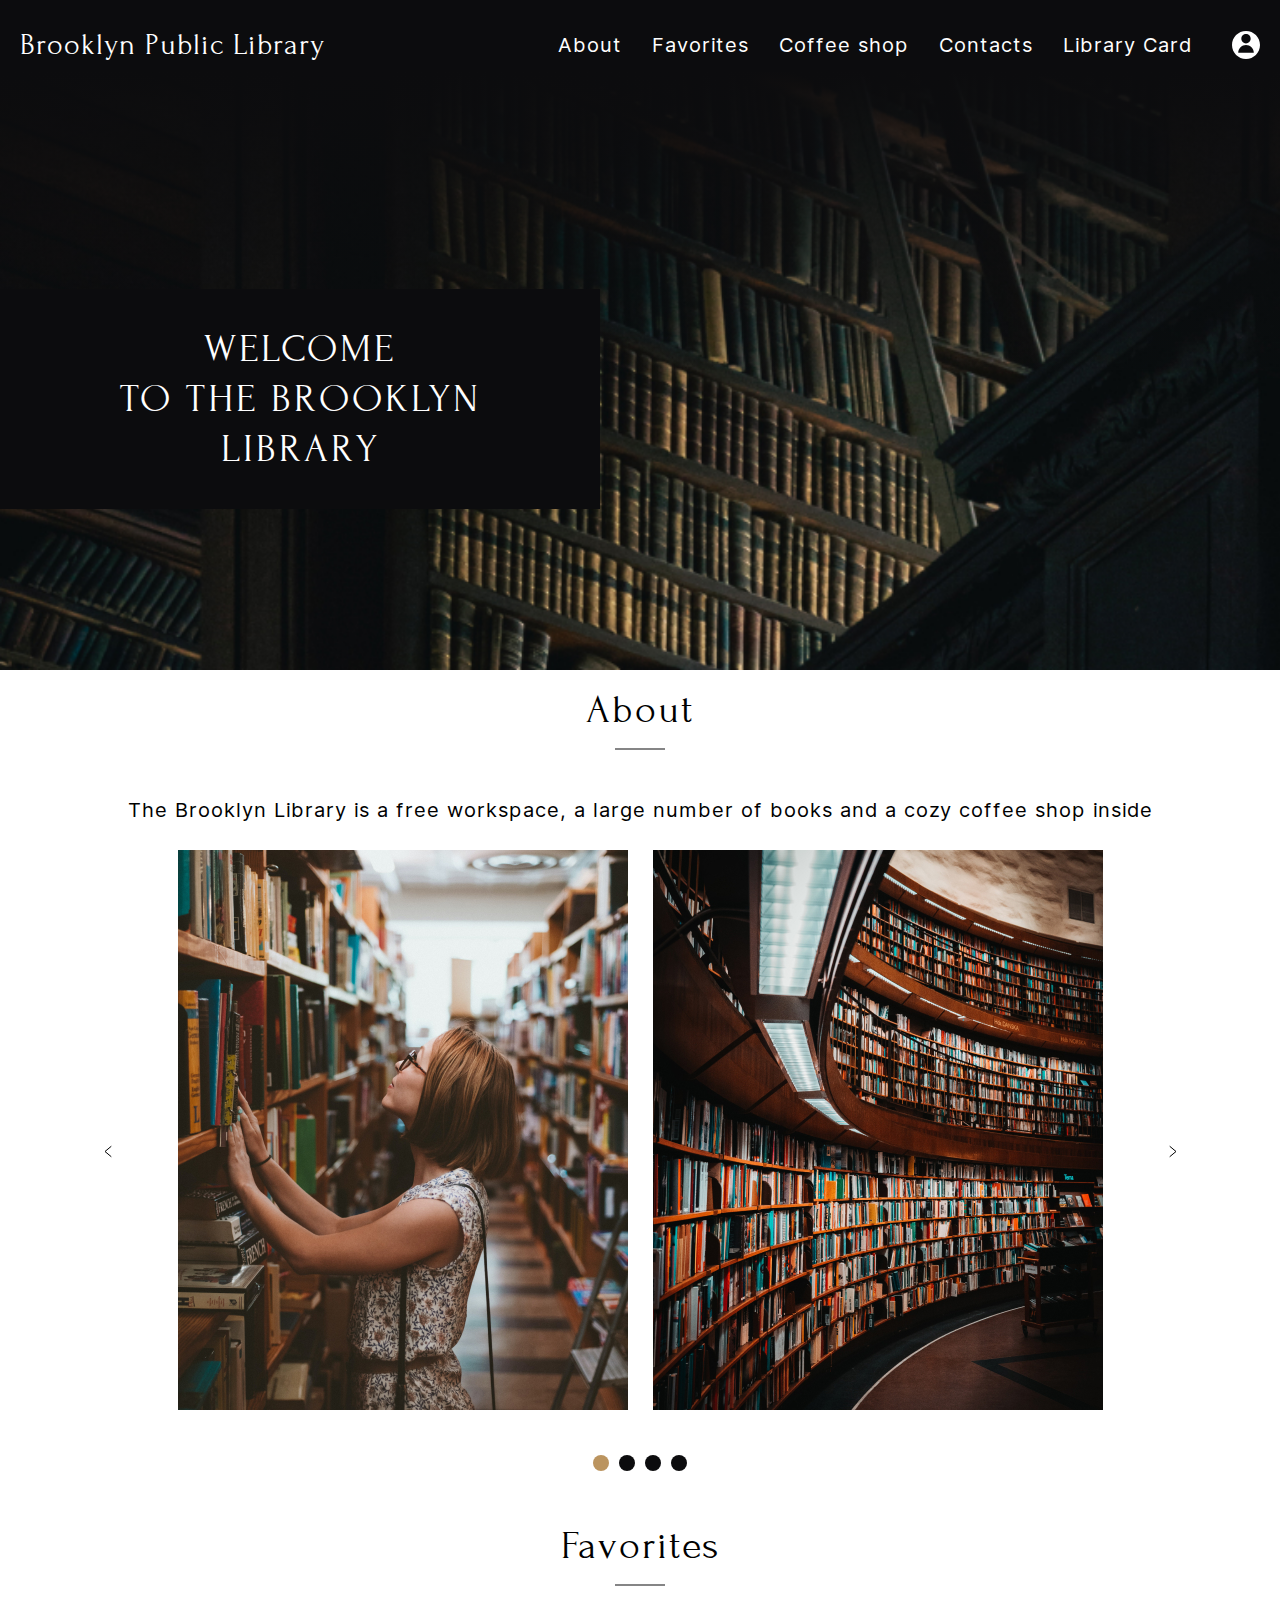
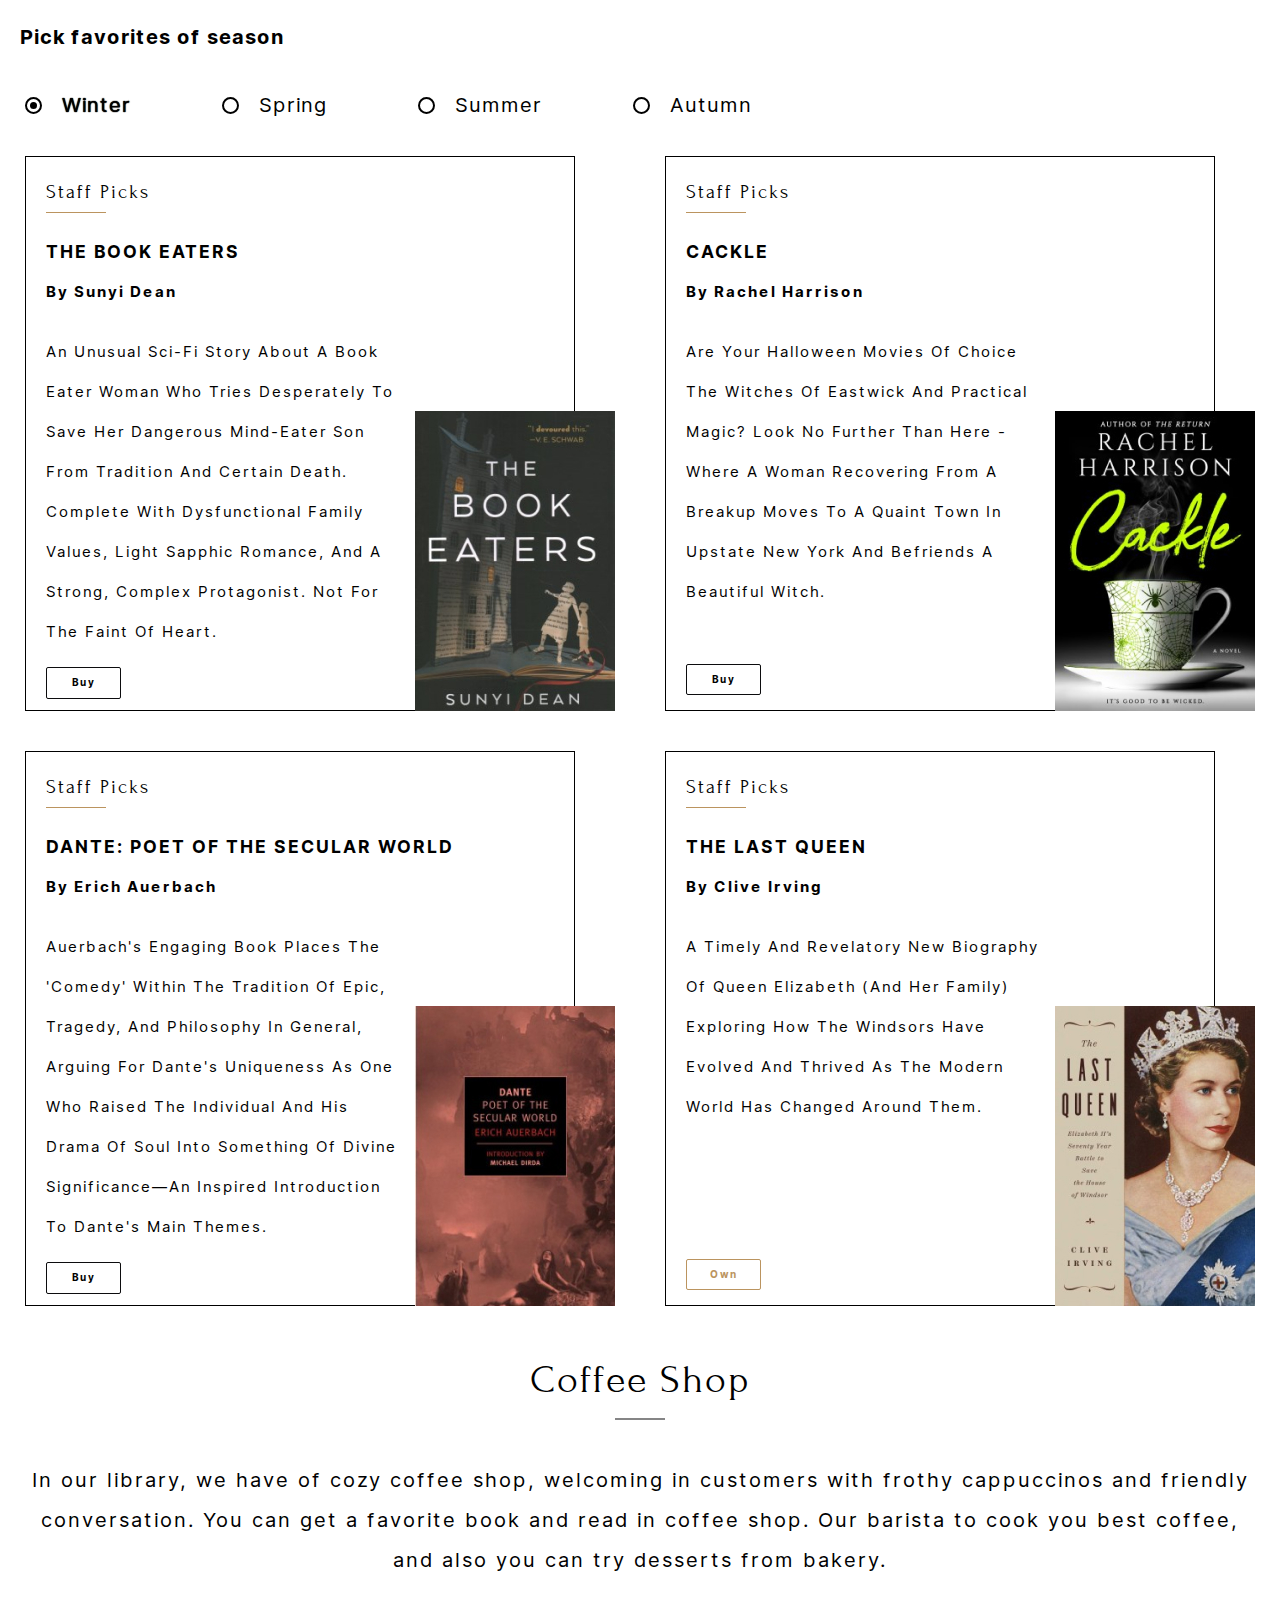
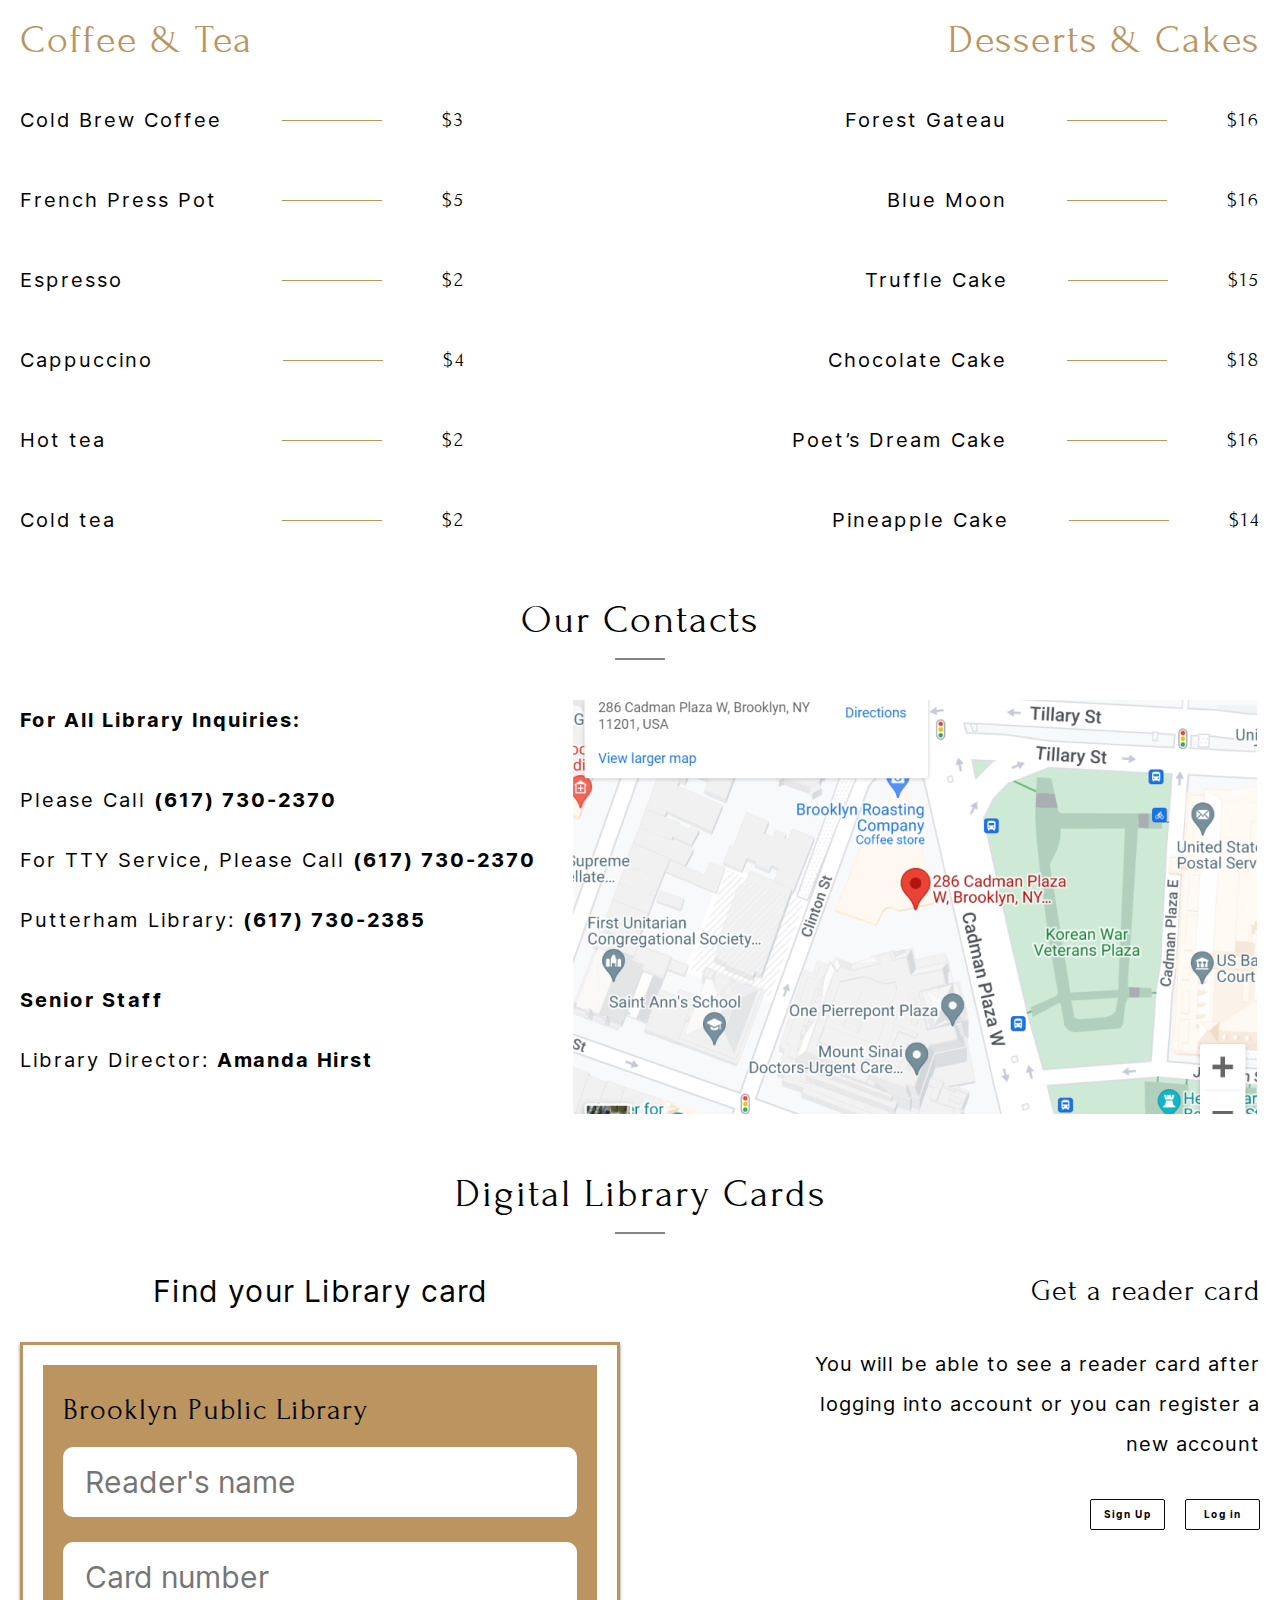
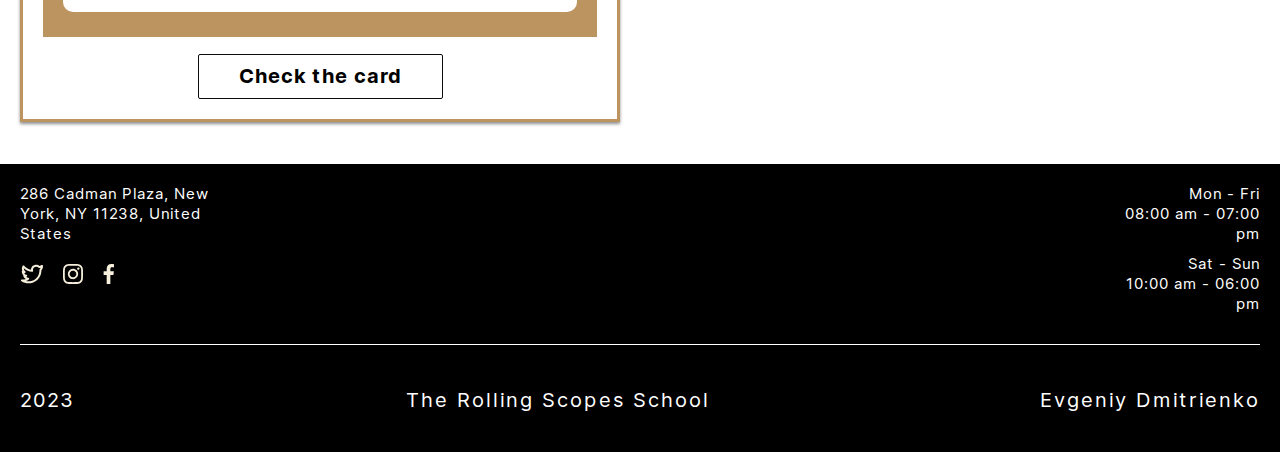
<file: index.html>
<!DOCTYPE html>
<html lang="en">

<head>
  <meta charset="UTF-8">
  <meta name="viewport" content="width=device-width, initial-scale=1.0">
  <link rel="icon" href="./favicon.ico">
  <link rel="stylesheet" href="./css/normalize.css">
  <link rel="stylesheet" href="./css/style.css">
  <link rel="stylesheet" href="./css/media.css">
  <title>Brooklyn Public Library</title>
</head>

<body class="">
  <div class="wrapper">
    <header class="header lock-padding">
      <div class=" container header-container flex">
        <h1 class="site-name">Brooklyn Public Library</h1>
        <nav class="nav">
          <ul class="menu flex">
            <li class="menu__item"><a class="menu__item-link" href="#about">About</a></li>
            <li class="menu__item"><a class="menu__item-link" href="#favorites">Favorites</a></li>
            <li class="menu__item"><a class="menu__item-link" href="#shop">Coffee shop</a></li>
            <li class="menu__item"><a class="menu__item-link" href="#contacts">Contacts</a></li>
            <li class="menu__item"><a class="menu__item-link" href="#card">Library Card</a></li>
          </ul>
        </nav>
        <a href="#" class="profile-link">
          <svg class="profile-svg" width="28" height="28" viewBox="0 0 28 28" fill="none"
            xmlns="http://www.w3.org/2000/svg">
            <path fill-rule="evenodd" clip-rule="evenodd"
              d="M28 14C28 21.732 21.732 28 14 28C6.26801 28 0 21.732 0 14C0 6.26801 6.26801 0 14 0C21.732 0 28 6.26801 28 14ZM18.6667 7.77778C18.6667 10.3551 16.5774 12.4444 14.0001 12.4444C11.4227 12.4444 9.33339 10.3551 9.33339 7.77778C9.33339 5.20045 11.4227 3.11111 14.0001 3.11111C16.5774 3.11111 18.6667 5.20045 18.6667 7.77778ZM19.4998 16.2781C20.9584 17.7367 21.7778 19.715 21.7778 21.7778H14L6.22225 21.7778C6.22225 19.715 7.0417 17.7367 8.50031 16.2781C9.95893 14.8194 11.9372 14 14 14C16.0628 14 18.0411 14.8194 19.4998 16.2781Z"
              fill="white" />
          </svg>
        </a>
        <div class="drop-menu drop-menu__no-auth">
          <h5 class="drop-menu__title">Profile</h5>
          <a href="#popup-login" class="drop-menu_link login-btn popup-link">Log In</a>
          <a href="#popup-register" class="drop-menu_link register-btn popup-link">Register</a>
        </div>
        <div class="drop-menu drop-menu__with-auth">
          <h5 class="drop-menu__title">Profile</h5>
          <a href="#" class="drop-menu_link popup-link">My profile</a>
          <a href="#" class="drop-menu_link">Log Out</a>
        </div>
        <div class="header__burger">
          <span class="header__burger-menu"></span>
        </div>
      </div>
    </header>
    <main class="main">
      <section class="welcome flex">
        <div class="welcome__bg">
          <h2 class="welcome__title">Welcome to&nbsp;the&nbsp;Brooklyn Library</h2>
        </div>
      </section>
      <section class="about container" id="about">
        <h2 class="title">About</h2>
        <p class="about__desc">The Brooklyn Library is a free workspace, a large number of books and a cozy coffee shop
          inside </p>
        <div class="slider flex">
          <div class="slider__carret-left">
            <svg width="24" height="25" viewBox="0 0 24 25" fill="none" xmlns="http://www.w3.org/2000/svg">
              <path d="M15 7.5L9 12.5L15 17.5" stroke="black" stroke-linecap="round" stroke-linejoin="round" />
            </svg>
          </div>
          <div class="slider__center-block">
            <div class="slider__items flex">
              <img class="slider__img slide1" src="./img/slider/slide1.jpg" alt="slide1">
              <img class="slider__img slide2" src="./img/slider/slide2.jpg" alt="slide2">
              <img class="slider__img slide3" src="./img/slider/slide3.jpg" alt="slide3">
            </div>
            <div class="slider__button-list flex">
              <div class="slider__button dot1">
                <div class="slider__button-dot active"></div>
              </div>
              <div class="slider__button dot2">
                <div class="slider__button-dot"></div>
              </div>
              <div class="slider__button dot3">
                <div class="slider__button-dot"></div>
              </div>
              <div class="slider__button dot4">
                <div class="slider__button-dot"></div>
              </div>
              <div class="slider__button dot5">
                <div class="slider__button-dot"></div>
              </div>
            </div>
          </div>
          <div class="slider__carret-right">
            <svg width="24" height="25" viewBox="0 0 24 25" fill="none" xmlns="http://www.w3.org/2000/svg">
              <path d="M9 17.5L15 12.5L9 7.5" stroke="black" stroke-linecap="round" stroke-linejoin="round" />
            </svg>
          </div>
        </div>
      </section>
      <section class="favorites container" id="favorites">
        <h2 class="title">Favorites</h2>
        <p class="favorite__text">Pick favorites of season</p>
        <div class="favorite__seasons flex">
          <label class="favorite__input-container flex">
            <input class="favorite__input" type="radio" id="winter" name="season" checked>
            <span class="favorite__custom-input flex"></span>
            <span class="favorite__input-label flex">Winter</span>
          </label>
          <label class="favorite__input-container flex">
            <input class="favorite__input" type="radio" id="spring" name="season">
            <span class="favorite__custom-input flex"></span>
            <span class="favorite__input-label">Spring</span>
          </label>
          <label class="favorite__input-container flex">
            <input class="favorite__input" type="radio" id="summer" name="season">
            <span class="favorite__custom-input flex"></span>
            <span class="favorite__input-label">Summer</span>
          </label>
          <label class="favorite__input-container flex">
            <input class="favorite__input" type="radio" id="autumn" name="season">
            <span class="favorite__custom-input flex"></span>
            <span class="favorite__input-label">Autumn</span>
          </label>
        </div>
        <div class="season-articles winter flex">
          <article class="article flex">
            <div class="article__container flex">
              <span class="article__staff-picks">Staff Picks</span>
              <h3 class="article__book-title">The Book Eaters</h3>
              <span class="article__book-author">By Sunyi Dean</span>
              <p class="article__book-text">An unusual sci-fi story about a book eater woman who tries desperately to
                save
                her dangerous mind-eater son from tradition and certain death. Complete with dysfunctional family
                values,
                light Sapphic romance, and a strong, complex protagonist. Not for the faint of heart. </p>
              <button class="article__buy btn">Buy</button>
            </div>
            <div class="article__book-container"><img class="article__book-cover" src="./img/books/book1.jpg"
                alt="Book"></div>
          </article>
          <article class="article flex">
            <div class="article__container flex">
              <span class="article__staff-picks">Staff Picks</span>
              <h3 class="article__book-title">Cackle</h3>
              <span class="article__book-author">By Rachel Harrison</span>
              <p class="article__book-text">Are your Halloween movies of choice The Witches of Eastwick and Practical
                Magic? Look no further than here - where a woman recovering from a breakup moves to a quaint town in
                upstate New York and befriends a beautiful witch.</p>
              <button class="article__buy btn">Buy</button>
            </div>
            <div class="article__book-container"><img class="article__book-cover" src="./img/books/book2.jpg"
                alt="Book"></div>
          </article>
          <article class="article flex">
            <div class="article__container flex">
              <span class="article__staff-picks">Staff Picks</span>
              <h3 class="article__book-title">Dante: Poet of the Secular World</h3>
              <span class="article__book-author">By Erich Auerbach</span>
              <p class="article__book-text">Auerbach's engaging book places the 'Comedy' within the tradition of epic,
                tragedy, and philosophy in general, arguing for Dante's uniqueness as one who raised the individual and
                his drama of soul into something of divine significance—an inspired introduction to Dante's main themes.
              </p>
              <button class="article__buy btn">Buy</button>
            </div>
            <div class="article__book-container"><img class="article__book-cover" src="./img/books/book3.jpg"
                alt="Book"></div>
          </article>
          <article class="article flex">
            <div class="article__container flex">
              <span class="article__staff-picks">Staff Picks</span>
              <h3 class="article__book-title">The Last Queen</h3>
              <span class="article__book-author">By Clive Irving</span>
              <p class="article__book-text">A timely and revelatory new biography of Queen Elizabeth (and her family)
                exploring how the Windsors have evolved and thrived as the modern world has changed around them.</p>
              <button class="article__own btn" disabled>Own</button>
            </div>
            <div class="article__book-container"><img class="article__book-cover" src="./img/books/book4.jpg"
                alt="Book"></div>
          </article>
        </div>
        <div class="season-articles spring flex">
          <article class="article flex">
            <div class="article__container flex">
              <span class="article__staff-picks">Staff Picks</span>
              <h3 class="article__book-title">The Body</h3>
              <span class="article__book-author">By Stephen King</span>
              <p class="article__book-text">Powerful novel that takes you back to a nostalgic time, exploring both the
                beauty and danger and loss of innocence that is youth.</p>
              <button class="article__buy btn">Buy</button>
            </div>
            <div class="article__book-container"><img class="article__book-cover" src="./img/books/book5.jpg"
                alt="Book"></div>
          </article>
          <article class="article flex">
            <div class="article__container flex">
              <span class="article__staff-picks">Staff Picks</span>
              <h3 class="article__book-title">Carry: A Memoir of Survival on Stolen Land</h3>
              <span class="article__book-author">By Toni Jenson</span>
              <p class="article__book-text">This memoir about the author's relationship with gun violence feels both
                expansive and intimate, resulting in a lyrical indictment of the way things are.</p>
              <button class="article__buy btn">Buy</button>
            </div>
            <div class="article__book-container"><img class="article__book-cover" src="./img/books/book6.jpg"
                alt="Book"></div>
          </article>
          <article class="article flex">
            <div class="article__container flex">
              <span class="article__staff-picks">Staff Picks</span>
              <h3 class="article__book-title">Days of Distraction</h3>
              <span class="article__book-author">By Alexandra Chang</span>
              <p class="article__book-text">A sardonic view of Silicon Valley culture, a meditation on race, and a
                journal of displacement and belonging, all in one form-defying package of spare prose.</p>
              <button class="article__buy btn">Buy</button>
            </div>
            <div class="article__book-container"><img class="article__book-cover" src="./img/books/book7.jpg"
                alt="Book"></div>
          </article>
          <article class="article flex">
            <div class="article__container flex">
              <span class="article__staff-picks">Staff Picks</span>
              <h3 class="article__book-title">Dominicana</h3>
              <span class="article__book-author">By Angie Cruz</span>
              <p class="article__book-text">A fascinating story of a teenage girl who marries a man twice her age with
                the promise to bring her to America. Her marriage is an opportunity for her family to eventually
                immigrate. For fans of Isabel Allende and Julia Alvarez.</p>
              <button class="article__own btn">Own</button>
            </div>
            <div class="article__book-container"><img class="article__book-cover" src="./img/books/book8.jpg"
                alt="Book"></div>
          </article>
        </div>
        <div class="season-articles summer flex">
          <article class="article flex">
            <div class="article__container flex">
              <span class="article__staff-picks">Staff Picks</span>
              <h3 class="article__book-title">Crude: A Memoir</h3>
              <span class="article__book-author">By Pablo Fajardo &amp; ​​Sophie Tardy-Joubert</span>
              <p class="article__book-text">Drawing and color by Damien Roudeau | This book illustrates the struggles of
                a group of indigenous Ecuadoreans as they try to sue the ChevronTexaco company for damage their oil
                fields did to the Amazon and her people</p>
              <button class="article__buy btn">Buy</button>
            </div>
            <div class="article__book-container"><img class="article__book-cover" src="./img/books/book9.jpg"
                alt="Book"></div>
          </article>
          <article class="article flex">
            <div class="article__container flex">
              <span class="article__staff-picks">Staff Picks</span>
              <h3 class="article__book-title">Let My People Go Surfing</h3>
              <span class="article__book-author">By Yvon Chouinard</span>
              <p class="article__book-text">Chouinard—climber, businessman, environmentalist—shares tales of courage and
                persistence from his experience of founding and leading Patagonia, Inc. Full title: Let My People Go
                Surfing: The Education of a Reluctant Businessman, Including 10 More Years of Business Unusual.</p>
              <button class="article__buy btn">Buy</button>
            </div>
            <div class="article__book-container"><img class="article__book-cover" src="./img/books/book10.jpg"
                alt="Book"></div>
          </article>
          <article class="article flex">
            <div class="article__container flex">
              <span class="article__staff-picks">Staff Picks</span>
              <h3 class="article__book-title">The Octopus Museum: Poems</h3>
              <span class="article__book-author">By Brenda Shaughnessy</span>
              <p class="article__book-text">This collection of bold and scathingly beautiful feminist poems imagines
                what comes after our current age of environmental destruction, racism, sexism, and divisive politics.
              </p>
              <button class="article__buy btn">Buy</button>
            </div>
            <div class="article__book-container"><img class="article__book-cover" src="./img/books/book11.jpg"
                alt="Book"></div>
          </article>
          <article class="article flex">
            <div class="article__container flex">
              <span class="article__staff-picks">Staff Picks</span>
              <h3 class="article__book-title">Shark Dialogues: A Novel</h3>
              <span class="article__book-author">By Kiana Davenport</span>
              <p class="article__book-text">An epic saga of seven generations of one family encompasses the tumultuous
                history of Hawaii as a Hawaiian woman gathers her four granddaughters together in an erotic tale of
                villains and dreamers, queens and revolutionaries, lepers and healers.</p>
              <button class="article__buy btn">Buy</button>
            </div>
            <div class="article__book-container"><img class="article__book-cover" src="./img/books/book12.jpg"
                alt="Book"></div>
          </article>
        </div>
        <div class="season-articles autumn flex">
          <article class="article flex">
            <div class="article__container flex">
              <span class="article__staff-picks">Staff Picks</span>
              <h3 class="article__book-title">Casual Conversation</h3>
              <span class="article__book-author">By Renia White</span>
              <p class="article__book-text">White's impressive debut collection takes readers through and beyond the
                concepts of conversation and the casual - both what we say to each other and what we don't, examining
                the possibilities around how we construct and communicate identity. </p>
              <button class="article__buy btn">Buy</button>
            </div>
            <div class="article__book-container"><img class="article__book-cover" src="./img/books/book13.jpg"
                alt="Book"></div>
          </article>
          <article class="article flex">
            <div class="article__container flex">
              <span class="article__staff-picks">Staff Picks</span>
              <h3 class="article__book-title">The Great Fire</h3>
              <span class="article__book-author">By Lou Ureneck</span>
              <p class="article__book-text">The harrowing story of an ordinary American and a principled Naval officer
                who, horrified by the burning of Smyrna, led an extraordinary rescue effort that saved a quarter of a
                million refugees from the Armenian Genocide</p>
              <button class="article__buy btn">Buy</button>
            </div>
            <div class="article__book-container"><img class="article__book-cover" src="./img/books/book14.jpg"
                alt="Book"></div>
          </article>
          <article class="article flex">
            <div class="article__container flex">
              <span class="article__staff-picks">Staff Picks</span>
              <h3 class="article__book-title">Rickey: The Life and Legend</h3>
              <span class="article__book-author">By Howard Bryant</span>
              <p class="article__book-text">With the fall rolling around, one can't help but think of baseball's
                postseason coming up! And what better way to prepare for it than reading the biography of one of the
                game's all-time greatest performers, the Man of Steal, Rickey Henderson?</p>
              <button class="article__buy btn">Buy</button>
            </div>
            <div class="article__book-container"><img class="article__book-cover" src="./img/books/book15.jpg"
                alt="Book"></div>
          </article>
          <article class="article flex">
            <div class="article__container flex">
              <span class="article__staff-picks">Staff Picks</span>
              <h3 class="article__book-title">Slug: And Other Stories</h3>
              <span class="article__book-author">By Megan Milks</span>
              <p class="article__book-text">Exes Tegan and Sara find themselves chained together by hairballs of
                codependency. A father and child experience the shared trauma of giving birth to gods from their wounds.
              </p>
              <button class="article__buy btn">Buy</button>
            </div>
            <div class="article__book-container"><img class="article__book-cover" src="./img/books/book16.jpg"
                alt="Book"></div>
          </article>
        </div>
      </section>
      <section class="coffe-shop container" id="shop">
        <h2 class="title">Coffee shop</h2>
        <p class="coffe-shop__intro">
          In our library, we have of cozy coffee shop, welcoming in customers with frothy cappuccinos and friendly
          conversation.
          You can get a favorite book and read in coffee shop. Our barista to cook you best coffee, and also you can try
          desserts from bakery.
        </p>
        <div class="price flex">
          <div class="price__drinks">
            <div class="price__title">Coffee &amp; Tea</div>
            <div class="price__list list-drinks flex">
              <div class="price__list-item list-drinks flex">
                <span class="list-item__name">Cold Brew Coffee</span>
                <span class="list-item__line"></span>
                <span class="list-item__price">$3</span>
              </div>
              <div class="price__list-item list-drinks flex">
                <span class="list-item__name">French Press Pot</span>
                <span class="list-item__line"></span>
                <span class="list-item__price">$5</span>
              </div>
              <div class="price__list-item list-drinks flex">
                <span class="list-item__name">Espresso</span>
                <span class="list-item__line"></span>
                <span class="list-item__price">$2</span>
              </div>
              <div class="price__list-item list-drinks flex">
                <span class="list-item__name">Cappuccino</span>
                <span class="list-item__line"></span>
                <span class="list-item__price">$4</span>
              </div>
              <div class="price__list-item list-drinks flex">
                <span class="list-item__name">Hot tea</span>
                <span class="list-item__line"></span>
                <span class="list-item__price">$2</span>
              </div>
              <div class="price__list-item list-drinks flex">
                <span class="list-item__name">Cold tea</span>
                <span class="list-item__line"></span>
                <span class="list-item__price">$2</span>
              </div>
            </div>
          </div>
          <div class="price__eat">
            <div class="price__title">Desserts &amp; Cakes</div>
            <div class="price__list flex">
              <div class="price__list-item list-eat flex">
                <span class="list-item__name">Forest Gateau</span>
                <span class="list-item__line"></span>
                <span class="list-item__price">$16</span>
              </div>
              <div class="price__list-item list-eat flex">
                <span class="list-item__name">Blue Moon</span>
                <span class="list-item__line"></span>
                <span class="list-item__price">$16</span>
              </div>
              <div class="price__list-item list-eat flex">
                <span class="list-item__name">Truffle Cake</span>
                <span class="list-item__line"></span>
                <span class="list-item__price">$15</span>
              </div>
              <div class="price__list-item list-eat flex">
                <span class="list-item__name">Chocolate Cake</span>
                <span class="list-item__line"></span>
                <span class="list-item__price">$18</span>
              </div>
              <div class="price__list-item list-eat flex">
                <span class="list-item__name">Poet’s Dream Cake</span>
                <span class="list-item__line"></span>
                <span class="list-item__price">$16</span>
              </div>
              <div class="price__list-item list-eat flex">
                <span class="list-item__name">Pineapple Cake</span>
                <span class="list-item__line"></span>
                <span class="list-item__price">$14</span>
              </div>
            </div>
          </div>
        </div>
      </section>
      <section class="contacts container" id="contacts">
        <h2 class="title">Our Contacts</h2>
        <div class="contacts__container flex">
          <div class="contacts__info flex">
            <span class="contacts__inquiries-title">For all Library inquiries:</span>
            <span class="contacts__inquiries-tel">Please call <a class="contacts__link" href="tel:+26177302370">(617)
                730-2370</a></span>
            <span class="contacts__inquiries-tel">For TTY service, please call <a class="contacts__link"
                href="tel:+26177302370">(617)
                730-2370</a></span>
            <span class="contacts__inquiries-tel">Putterham Library: <a class="contacts__link"
                href="tel:+26177302385">(617)
                730-2385</a></span>
            <span class="contacts__staff-title">Senior Staff</span>
            <span class="contacts__staff-director">Library Director: <a class="contacts__link"
                href="mailto:AmandaHirst@gmail.com">Amanda
                Hirst</a></span>
          </div>
          <img class="contacts__map" src="./img/map.jpg" alt="Map">
        </div>
      </section>
      <section class="library-card container" id="card">
        <h2 class="title">Digital Library Cards</h2>
        <div class="library-card__container flex">
          <div class="library-card__find">
            <span class="library-card__find-title">Find your Library card</span>
            <form class="find-form" method="post">
              <div class="find-form__bg flex">
                <span class="find-form__title">Brooklyn Public Library</span>
                <input class="find-form__input" id="name" type="text" placeholder="Reader's name">
                <input class="find-form__input" id="number" type="text" placeholder="Card number">
              </div>
              <button class="find-form__check-button btn">Check the card</button>
            </form>
          </div>
          <div class="library-card__get">
            <span class="library-card__get-title">Get a reader card</span>
            <p class="library-card__get-text">You will be able to see a reader card after logging into account or you
              can
              register a new account</p>
            <div class="get-button__container flex">
              <button class="btn sign-btn">Sign Up</button>
              <button class="btn login-btn2">Log in</button>
            </div>
          </div>
        </div>
      </section>
    </main>
    <footer class="footer container">
      <div class="footer__top flex">
        <div class="footer__top-left">
          <a class="footer__adress" href="https://goo.gl/maps/wGqUqUYGN9AZCiu66" target="_blank">286 Cadman Plaza, New
            York, NY 11238,
            United States</a>
          <ul class="footer__social flex">
            <li class="footer__social-item">
              <a class="footer__social-link" href="https://twitter.com" target="_blank">
                <svg width="23" height="20" viewBox="0 0 23 20" fill="none" xmlns="http://www.w3.org/2000/svg">
                  <path
                    d="M22.9912 1.95021C22.9913 1.77357 22.9447 1.60007 22.8559 1.44735C22.7671 1.29464 22.6395 1.16817 22.486 1.08084C22.3324 0.993502 22.1585 0.948416 21.9819 0.95017C21.8053 0.951925 21.6323 1.00046 21.4805 1.09083C20.8952 1.43921 20.265 1.70601 19.6075 1.88383C18.6685 1.07806 17.4708 0.637129 16.2335 0.641636C14.8761 0.643198 13.5724 1.17223 12.5977 2.11702C11.623 3.06181 11.0537 4.3484 11.0099 5.70512C8.33384 5.27838 5.90849 3.88164 4.19631 1.78126C4.09315 1.65609 3.9614 1.55757 3.81217 1.494C3.66295 1.43043 3.50062 1.40368 3.33889 1.41601C3.17725 1.42932 3.02128 1.4818 2.88448 1.56892C2.74768 1.65603 2.63416 1.77516 2.55373 1.91601C2.14126 2.63582 1.90436 3.44276 1.86228 4.27131C1.8202 5.09986 1.97412 5.92666 2.31154 6.68456L2.30959 6.68651C2.15794 6.77991 2.03278 6.91066 1.94609 7.06625C1.85941 7.22185 1.81409 7.39708 1.81447 7.57519C1.81263 7.72211 1.82145 7.86898 1.84084 8.01464C1.94298 9.2729 2.50062 10.4507 3.4092 11.3271C3.34756 11.4446 3.30994 11.5731 3.29854 11.7052C3.28714 11.8373 3.30218 11.9704 3.34279 12.0967C3.7389 13.3308 4.58129 14.3727 5.7051 15.0185C4.56334 15.46 3.33052 15.614 2.11525 15.4668C1.89032 15.4386 1.66248 15.4876 1.4691 15.6059C1.27572 15.7242 1.12828 15.9047 1.05097 16.1178C0.973654 16.3309 0.97106 16.5639 1.04361 16.7787C1.11616 16.9935 1.25955 17.1772 1.45025 17.2998C3.54034 18.646 5.97393 19.3617 8.46002 19.3613C11.2793 19.393 14.03 18.4921 16.2843 16.7988C18.5385 15.1054 20.17 12.7145 20.9248 9.99801C21.2779 8.81464 21.4582 7.58648 21.46 6.35157C21.46 6.28614 21.46 6.21876 21.459 6.15138C21.9811 5.58831 22.3856 4.92668 22.6487 4.20527C22.9118 3.48387 23.0283 2.7172 22.9912 1.95021ZM19.6846 5.16212C19.5194 5.35746 19.4358 5.60891 19.4512 5.86427C19.461 6.02927 19.46 6.19527 19.46 6.35157C19.4579 7.39511 19.305 8.43287 19.0059 9.43263C18.3894 11.744 17.015 13.7817 15.103 15.2192C13.1909 16.6568 10.8517 17.4111 8.46002 17.3613C7.6009 17.3616 6.74474 17.2606 5.90924 17.0606C6.97465 16.7172 7.97083 16.1879 8.85162 15.4971C9.01385 15.3693 9.13257 15.1945 9.19151 14.9967C9.25044 14.7988 9.2467 14.5875 9.18079 14.3918C9.11489 14.1961 8.99005 14.0257 8.8234 13.9038C8.65675 13.7819 8.45647 13.7145 8.25002 13.7109C7.41885 13.698 6.62515 13.363 6.03615 12.7764C6.18557 12.7481 6.33401 12.7129 6.48147 12.6709C6.69748 12.6094 6.88651 12.477 7.01813 12.295C7.14975 12.1131 7.21629 11.8921 7.20704 11.6677C7.1978 11.4433 7.1133 11.2285 6.96715 11.058C6.82101 10.8874 6.62173 10.7711 6.40139 10.7275C5.91893 10.6323 5.46494 10.427 5.0747 10.1277C4.68447 9.82845 4.36852 9.44321 4.15139 9.00196C4.33212 9.02662 4.514 9.04194 4.69631 9.04786C4.91289 9.05113 5.1249 8.98543 5.30169 8.86026C5.47847 8.73509 5.61086 8.55694 5.67971 8.35157C5.74569 8.14433 5.74229 7.92123 5.67004 7.7161C5.59778 7.51096 5.46061 7.33499 5.27932 7.21485C4.83947 6.92182 4.47916 6.52427 4.23068 6.0578C3.98219 5.59134 3.85328 5.07052 3.85549 4.54201C3.85549 4.47561 3.85744 4.4092 3.86135 4.34377C6.10261 6.43402 9.00967 7.66621 12.0703 7.82326C12.2248 7.82934 12.3787 7.80024 12.5203 7.73816C12.6619 7.67607 12.7875 7.58262 12.8877 7.46486C12.9869 7.34596 13.0571 7.20566 13.0929 7.05501C13.1286 6.90437 13.1289 6.74748 13.0937 6.5967C13.0366 6.35806 13.0074 6.11357 13.0068 5.86818C13.0077 5.01271 13.348 4.19254 13.9529 3.58764C14.5578 2.98274 15.378 2.64251 16.2334 2.64161C16.6736 2.64043 17.1092 2.7305 17.5127 2.90615C17.9163 3.0818 18.2791 3.3392 18.5781 3.66212C18.6935 3.7862 18.8386 3.87871 18.9998 3.93085C19.161 3.98299 19.3329 3.99303 19.499 3.96001C19.9098 3.88006 20.3147 3.7724 20.7109 3.63775C20.4407 4.19072 20.0953 4.70369 19.6846 5.16212Z"
                    fill="#F5EFDB" />
                </svg>
              </a>
            </li>
            <li class="footer__social-item">
              <a class="footer__social-link" href="https://instagram.com" target="_blank">
                <svg width="20" height="20" viewBox="0 0 20 20" fill="none" xmlns="http://www.w3.org/2000/svg">
                  <path
                    d="M15.34 3.46C15.1027 3.46 14.8707 3.53038 14.6733 3.66224C14.476 3.79409 14.3222 3.98151 14.2313 4.20078C14.1405 4.42005 14.1168 4.66133 14.1631 4.89411C14.2094 5.12689 14.3236 5.34071 14.4915 5.50853C14.6593 5.67635 14.8731 5.79064 15.1059 5.83694C15.3387 5.88324 15.5799 5.85948 15.7992 5.76866C16.0185 5.67783 16.2059 5.52402 16.3378 5.32668C16.4696 5.12935 16.54 4.89734 16.54 4.66C16.54 4.34174 16.4136 4.03652 16.1885 3.81147C15.9635 3.58643 15.6583 3.46 15.34 3.46ZM19.94 5.88C19.9206 5.0503 19.7652 4.2294 19.48 3.45C19.2257 2.78313 18.83 2.17928 18.32 1.68C17.8248 1.16743 17.2196 0.774176 16.55 0.53C15.7727 0.236161 14.9508 0.07721 14.12 0.0599999C13.06 -5.58794e-08 12.72 0 10 0C7.28 0 6.94 -5.58794e-08 5.88 0.0599999C5.04915 0.07721 4.22734 0.236161 3.45 0.53C2.78168 0.776649 2.17693 1.16956 1.68 1.68C1.16743 2.17518 0.774176 2.78044 0.53 3.45C0.236161 4.22734 0.07721 5.04915 0.0599999 5.88C-5.58794e-08 6.94 0 7.28 0 10C0 12.72 -5.58794e-08 13.06 0.0599999 14.12C0.07721 14.9508 0.236161 15.7727 0.53 16.55C0.774176 17.2196 1.16743 17.8248 1.68 18.32C2.17693 18.8304 2.78168 19.2234 3.45 19.47C4.22734 19.7638 5.04915 19.9228 5.88 19.94C6.94 20 7.28 20 10 20C12.72 20 13.06 20 14.12 19.94C14.9508 19.9228 15.7727 19.7638 16.55 19.47C17.2196 19.2258 17.8248 18.8326 18.32 18.32C18.8322 17.8226 19.2283 17.2182 19.48 16.55C19.7652 15.7706 19.9206 14.9497 19.94 14.12C19.94 13.06 20 12.72 20 10C20 7.28 20 6.94 19.94 5.88ZM18.14 14C18.1327 14.6348 18.0178 15.2637 17.8 15.86C17.6403 16.2952 17.3839 16.6884 17.05 17.01C16.7256 17.3405 16.3332 17.5964 15.9 17.76C15.3037 17.9778 14.6748 18.0927 14.04 18.1C13.04 18.15 12.67 18.16 10.04 18.16C7.41 18.16 7.04 18.16 6.04 18.1C5.38089 18.1123 4.72459 18.0109 4.1 17.8C3.68578 17.6281 3.31136 17.3728 3 17.05C2.66809 16.7287 2.41484 16.3352 2.26 15.9C2.01586 15.2952 1.88044 14.6519 1.86 14C1.86 13 1.8 12.63 1.8 10C1.8 7.37 1.8 7 1.86 6C1.86448 5.35106 1.98295 4.70795 2.21 4.1C2.38605 3.67791 2.65627 3.30166 3 3C3.30381 2.65617 3.67929 2.3831 4.1 2.2C4.70955 1.98004 5.352 1.86508 6 1.86C7 1.86 7.37 1.8 10 1.8C12.63 1.8 13 1.8 14 1.86C14.6348 1.86728 15.2637 1.98225 15.86 2.2C16.3144 2.36865 16.7223 2.64285 17.05 3C17.3777 3.30718 17.6338 3.68273 17.8 4.1C18.0223 4.70893 18.1373 5.35178 18.14 6C18.19 7 18.2 7.37 18.2 10C18.2 12.63 18.19 13 18.14 14ZM10 4.87C8.98581 4.87198 7.99496 5.17453 7.15265 5.73942C6.31035 6.30431 5.65438 7.1062 5.26763 8.04375C4.88089 8.98131 4.78072 10.0125 4.97979 11.0069C5.17886 12.0014 5.66824 12.9145 6.38608 13.631C7.10392 14.3474 8.01801 14.835 9.01286 15.0321C10.0077 15.2293 11.0387 15.1271 11.9755 14.7385C12.9123 14.35 13.7129 13.6924 14.2761 12.849C14.8394 12.0056 15.14 11.0142 15.14 10C15.1413 9.3251 15.0092 8.65661 14.7512 8.03296C14.4933 7.40931 14.1146 6.84281 13.6369 6.36605C13.1592 5.88929 12.5919 5.51168 11.9678 5.25493C11.3436 4.99818 10.6749 4.86736 10 4.87ZM10 13.33C9.34139 13.33 8.69757 13.1347 8.14995 12.7688C7.60234 12.4029 7.17552 11.8828 6.92348 11.2743C6.67144 10.6659 6.6055 9.99631 6.73398 9.35035C6.86247 8.70439 7.17963 8.11104 7.64533 7.64533C8.11104 7.17963 8.70439 6.86247 9.35035 6.73398C9.99631 6.6055 10.6659 6.67144 11.2743 6.92348C11.8828 7.17552 12.4029 7.60234 12.7688 8.14995C13.1347 8.69757 13.33 9.34139 13.33 10C13.33 10.4373 13.2439 10.8703 13.0765 11.2743C12.9092 11.6784 12.6639 12.0454 12.3547 12.3547C12.0454 12.6639 11.6784 12.9092 11.2743 13.0765C10.8703 13.2439 10.4373 13.33 10 13.33Z"
                    fill="#F5EFDB" />
                </svg>
              </a>
            </li>
            <li class="footer__social-item">
              <a class="footer__social-link" href="https://fb.com" target="_blank">
                <svg width="11" height="20" viewBox="0 0 11 20" fill="none" xmlns="http://www.w3.org/2000/svg">
                  <path
                    d="M9.11999 3.32003H11V0.14003C10.0897 0.045377 9.17514 -0.00135428 8.25999 2.98641e-05C5.53999 2.98641e-05 3.67999 1.66003 3.67999 4.70003V7.32003H0.609985V10.88H3.67999V20H7.35998V10.88H10.42L10.88 7.32003H7.35998V5.05003C7.35998 4.00003 7.63999 3.32003 9.11999 3.32003Z"
                    fill="#F5EFDB" />
                </svg>
              </a>
            </li>
          </ul>
        </div>
        <div class="footer__top-time flex">
          <p class="top-time__text">Mon - Fri <br> 08:00 am - 07:00 pm</p>
          <p class="top-time__text">Sat - Sun <br> 10:00 am - 06:00 pm</p>
        </div>
      </div>
      <div class="footer__bottom flex">
        <p class="footer__bottom-year">2023</p>
        <a class="footer__bottom-rs" href="https://rs.school/js-stage0/">The Rolling Scopes School</a>
        <a class="footer__bottom-username" href="https://github.com/reekee-teekee" target="_blank">Evgeniy
          Dmitrienko</a>
      </div>
    </footer>
  </div>
  <div class="popup-login popup flex" id="popup-login">
    <div class="popup__body">
      <div class="popup__content">
        <a href="" class="popup__close close-popup"></a>
        <div class="popup__title">Login</div>
        <form class="popup__form flex" id="login-form" action="">
          <div class="form__wrapper flex">
            <label class="form__label">
              <span class="form__text">E-mail or readers card</span>
              <input class="form__input" type="text" required>
              <!-- <span class="login-form__error"></span> -->
            </label>
            <label class="form__label">
              <span class="form__text">Password</span>
              <input class="form__input" type="password" required>
            </label>
          </div>
          <button class="btn">Log In</button>
        </form>
        <span class="popup__info-text">Don’t have an account?</span>
        <a class="popup__info-link popup__link-register" href="#popup-register">Register</a>
      </div>
    </div>
  </div>
  <div class="popup-register popup flex" id="popup-register">
    <div class="popup__body">
      <div class="popup__content">
        <a href="" class="popup__close close-popup"></a>
        <div class="popup__title">Login</div>
        <form class="popup__form flex" id="register-form" action="">
          <div class="form__wrapper flex">
            <label class="form__label">
              <span class="form__text">First name</span>
              <input class="form__input" type="text" required>
              <!-- <span class="login-form__error"></span> -->
            </label>
            <label class="form__label">
              <span class="form__text">Last name</span>
              <input class="form__input" type="text" required>
              <!-- <span class="login-form__error"></span> -->
            </label>
            <label class="form__label">
              <span class="form__text">E-mail</span>
              <input class="form__input" type="text" required>
              <!-- <span class="login-form__error"></span> -->
            </label>
            <label class="form__label">
              <span class="form__text">Password</span>
              <input class="form__input" type="password" required>
            </label>
          </div>
          <button class="btn">Log In</button>
        </form>
        <span class="popup__info-text">Already have an account?</span>
        <a class="popup__info-link popup__link-login" href="#popup-login">Login</a>
      </div>
    </div>
  </div>

  <script src="./js/script.js"></script>
  <script src="./js/index.js"></script>
</body>

</html>
</file>
<file: css/style.css>
@font-face {
  font-family: "Inter";
  src: url("../fonts/Inter-Regular.woff2") format("woff2"),
    url("../fonts/Inter-Regular.woff") format("woff");
  font-display: swap;
  font-weight: 400;
  font-style: normal;
}

@font-face {
  font-family: "Inter";
  src: url("../fonts/Inter-Bold.woff2") format("woff2"),
    url("../fonts/Inter-Bold.woff") format("woff");
  font-display: swap;
  font-weight: 700;
  font-style: normal;
}

@font-face {
  font-family: "Forum";
  src: url("../fonts/Forum-Regular.woff2") format("woff2"),
    url("../fonts/Forum-Regular.woff") format("woff");
  font-display: swap;
  font-weight: 400;
  font-style: normal;
}

html {
  box-sizing: border-box;
  scroll-behavior: smooth;
}

body {
  font-family: 'Inter', sans-serif;
  font-size: 20px;
  letter-spacing: 1px;
  font-weight: 400;
}

body.lock {
  overflow: hidden;
}

* {
  box-sizing: inherit;
}

a {
  text-decoration: none;
}

p,
h1,
h2,
h3,
h4,
h5 {
  margin: 0;
  font-weight: 400;
}

ul {
  margin: 0;
  padding: 0;
  list-style: none;
}

img {
  object-fit: cover;
}

.wrapper {
  max-width: 1440px;
  margin: 0 auto;
}

.flex {
  display: flex;
}

.container {
  padding: 0 20px;
}

.header {
  color: #ffffff;
  background: #0c0c0e;
}

.header-container {
  position: relative;
  align-items: center;
  padding-top: 20px;
}

.site-name {
  margin-right: auto;
  font-family: 'Forum', serif;
  font-size: 30px;
  line-height: 50px;
}

.nav {
  margin-right: 40px;
}

.no-scroll {
  overflow: hidden;
}

.menu {
  gap: 30px;
}

.menu__item-link {
  position: relative;
  border-bottom: 2px solid transparent;
  font-family: 'Inter', sans-serif;
  font-size: 20px;
  line-height: 50px;
  font-weight: 400;
  color: #ffffff;
  transition: border-color 0.3s ease;
}

.menu__item-link:after {
  content: '';
  display: block;
  position: absolute;
  right: 0;
  bottom: -3px;
  width: 0;
  height: 2px;
  background-color: #ffffff;
  transition: width 0.5s;
}

.menu__item-link:hover:after {
  content: '';
  display: block;
  position: absolute;
  left: 0;
  bottom: -3px;
  width: 100%;
  height: 2px;
  background-color: #ffffff;
  transition: width 0.5s;
}

.profile-svg {
  vertical-align: middle;
}

.drop-menu {
  position: absolute;
  right: 20px;
  top: 60px;
  display: none;
  flex-direction: column;
  align-items: center;
  gap: 10px;
  padding: 5px 16px 20px;
  font-family: 'Inter', sans-serif;
  font-size: 15px;
  line-height: 20px;
  font-weight: 400;
  color: #000000;
  background-color: #ffffff;
}

.drop-menu.open-menu {
  display: flex;
}

.drop-menu__title {
  position: relative;
  margin-bottom: 5px;
  padding-bottom: 5px;
}

.drop-menu__title::after {
  content: "";
  position: absolute;
  left: 50%;
  bottom: 0;
  width: 40px;
  height: 1px;
  border-bottom: 1px solid #bb945f;
  transform: translate(-50%, -50%);

}

.drop-menu_link {
  color: #000000;
}

.drop-menu__with-auth {
  display: none;
}

.main {
  background-color: #ffffff;
}

.header__burger {
  display: none;
  cursor: pointer;
}

.welcome {
  align-items: center;
  width: 100%;
  min-height: 600px;
  padding-top: 58px;
  background-image: linear-gradient(180deg, #0C0C0E 0%, #0C0C0E 0.01%, rgba(18, 18, 21, 0.10) 100%), url("../img/welcome.jpg");
  background-repeat: no-repeat, no-repeat;
  background-size: 1440px 300px, cover;
  background-position: top, center;
}

.welcome__bg {
  width: 600px;
  padding: 35px 40px;
  background: #0c0c0e;
}

.welcome__title {
  color: #ffffff;
  text-align: center;
  font-family: 'Forum', serif;
  font-size: 40px;
  line-height: 50px;
  font-weight: 400;
  letter-spacing: 3px;
  text-transform: uppercase;
}

.about {
  padding-top: 20px;
  padding-bottom: 50px;
}

.title {
  position: relative;
  margin-bottom: 40px;
  padding-bottom: 20px;
  font-family: 'Forum', serif;
  font-size: 40px;
  line-height: 40px;
  font-weight: 400;
  letter-spacing: 2px;
  text-align: center;
  text-transform: capitalize;
}

.title::after {
  content: "";
  position: absolute;
  left: 50%;
  bottom: 0;
  margin-right: -50%;
  width: 50px;
  border-bottom: 1px solid #0c0c0e;
  transform: translate(-50%, -50%)
}

.about__desc {
  margin-bottom: 20px;
  font-family: 'Inter', sans-serif;
  font-size: 20px;
  line-height: 40px;
  font-weight: 400;
  text-align: center;
}

.slider {
  justify-content: center;
  align-items: center;
  gap: 58px;
}

.slider__items {
  gap: 25px;
  justify-content: center;
  align-items: center;
  margin-bottom: 40px;
}

.slider__carret-left,
.slider__carret-right {
  display: none;
  margin-bottom: 25px;
  width: 24px;
  height: 24px;
  cursor: pointer;
}

.slider__button-list {
  justify-content: center;
}

.slider__button {
  padding: 5px;
  cursor: pointer;
}

.slider__button-dot {
  width: 16px;
  height: 16px;
  border-radius: 50%;
  background-color: #0c0c0e;
}

.dot4,
.dot5 {
  display: none;
}

.active {
  background-color: #bb945f;
}

.favorites {
  padding-bottom: 54px;
}

.favorite__text {
  margin-bottom: 40px;
  font-family: 'Inter', sans-serif;
  font-size: 20px;
  font-weight: 700;
}

.favorite__seasons {
  gap: 81px;
  margin-bottom: 34px;
  font-family: 'Inter', sans-serif;
  font-size: 20px;
  font-weight: 400;
}

.favorite__input-container {
  align-items: center;
}

.favorite__input-container,
.btn,
.find-form__check-button,
.library-card__get-button {
  cursor: pointer;
}

.favorite__input {
  width: 0;
  height: 0;
  position: absolute;
  opacity: 0;
}

.favorite__input-container {
  padding: 5px;
}

.favorite__custom-input {
  justify-content: center;
  align-items: center;
  margin-right: 20px;
  width: 17px;
  height: 17px;
  border: 2px solid #000;
  border-radius: 50%;
}

.favorite__input:checked+.favorite__custom-input::before {
  content: '';
  display: inline-block;
  width: 7px;
  height: 7px;
  border-radius: 50%;
  background-color: #000000;
}

.favorite__input:checked+.favorite__custom-input+.favorite__input-label {
  text-shadow: 0 0 1px #000000, 0 0 1px #000000;
}

.spring,
.summer,
.autumn {
  display: none;
}

.season-articles {
  justify-content: space-between;
  flex-wrap: wrap;
  gap: 40px;
}

.article {
  margin: 0 auto;
  width: 590px;
  height: 555px;
}

.article__container {
  flex-direction: column;
  padding: 15px 0;
  padding-left: 20px;
  width: 550px;
  font-family: 'Inter', sans-serif;
  font-size: 15px;
  line-height: 40px;
  letter-spacing: 2px;
  font-weight: 400;
  border: 1px solid #000000;
}

.article__staff-picks {
  position: relative;
  display: inline-block;
  margin-bottom: 20px;
  font-family: 'Forum', serif;
  font-size: 20px;
  line-height: 40px;
  font-weight: 400;
  letter-spacing: 2px;
}

.article__staff-picks::after {
  content: "";
  position: absolute;
  left: 0;
  padding-top: 40px;
  width: 60px;
  border-bottom: 1px solid #bb945f;
}

.article__book-title {
  font-weight: 700;
  text-transform: uppercase;
}

.article__book-author {
  margin-bottom: 20px;
  font-weight: 700;
  text-transform: capitalize;
}

.article__book-text {
  margin-bottom: 15px;
  width: 355px;
  text-transform: capitalize;
}

.btn {
  padding: 9px 0;
  width: 75px;
  font-family: 'Inter', sans-serif;
  font-size: 10px;
  letter-spacing: 1px;
  font-weight: 700;
  background-color: transparent;
  border: 1px solid #0c0c0e;
  border-radius: 2px;
  transition: all 0.5s ease;
}

.article__buy,
.article__own {
  margin-top: auto;
}

.btn:hover {
  border-color: transparent;
  background-color: #bb945f;
  transition: all 0.5s ease;
}

.article__own:disabled {
  cursor: default;
}

.article__own {
  color: #bb945f;
  border-color: #bb945f;
}

.article__book-container {
  position: relative;
}

.article__book-cover {
  position: absolute;
  display: block;
  right: -40px;
  bottom: 0;
}

.coffe-shop {
  margin-bottom: 60px;
  font-family: 'Inter', sans-serif;
  font-size: 20px;
  line-height: 40px;
  letter-spacing: 2px;
  font-weight: 400;
}

.coffe-shop__intro {
  margin-bottom: 40px;
  text-align: center;
  letter-spacing: 2px;
}

.price {
  justify-content: space-between;
}

.price__drinks,
.price__eat {
  max-width: 482px;
}

.price__title {
  margin-bottom: 40px;
  font-family: 'Forum', serif;
  font-size: 40px;
  line-height: 40px;
  font-weight: 400;
  letter-spacing: 2px;
  color: #bb945f;
}

.price__list {
  flex-direction: column;
  gap: 40px;
}

.price__list-item {
  align-items: center;
  gap: 60px;
}

.list-drinks .list-item__name {
  margin-right: auto;
}

.price__eat {
  text-align: right;
}

.list-eat {
  justify-content: flex-end;
}

.list-item__line {
  width: 100px;
  height: 1px;
  background-color: #bb945f;
}

.list-item__price {
  font-family: 'Forum', serif;
}

.contacts {
  margin-bottom: 60px;
  font-family: 'Inter', sans-serif;
  font-size: 20px;
  line-height: 40px;
  letter-spacing: 2px;
  font-weight: 400;
  text-transform: capitalize;
}

.contacts__container {
  justify-content: space-between;
}

.contacts__info {
  flex-direction: column;
  width: 520px;
}

.contacts__inquiries-title {
  margin-bottom: 40px;
  font-weight: 700;
}

.contacts__link {
  color: #000000;
  border-bottom: 1px dashed transparent;
  font-weight: 800;
  transition: border-bottom 0.3s ease;
}

.contacts__link:hover,
.contacts__link:active {
  color: #000000;
  border-bottom: 1px dashed #000000;
  transition: border-bottom 0.3s ease;
}

.contacts__inquiries-tel {
  margin-bottom: 20px;
}

.contacts__staff-title {
  margin-bottom: 20px;
  padding-top: 20px;
  font-weight: 700;
}

.contacts__staff-email {
  font-weight: 700;
}

.library-card__container {
  justify-content: space-between;
  flex-wrap: wrap;
}

.library-card__find {
  width: 600px;
  text-align: center;
}

.library-card__find-title {
  display: inline-block;
  margin-bottom: 33px;
  font-family: 'Inter', sans-serif;
  font-size: 30px;
  letter-spacing: 1px;
  font-weight: 400;
}

.find-form {
  padding: 20px;
  border: 3px solid #bb945f;
  box-shadow: 0px 2px 3px #8e8e8e;
}

.find-form__bg {
  flex-direction: column;
  margin-bottom: 17px;
  padding: 20px 20px 0;
  background: #bb945f;
}

.find-form__title {
  margin-bottom: 12px;
  font-family: 'Forum', serif;
  font-size: 30px;
  line-height: 50px;
  font-weight: 400;
  text-align: left;
}

.find-form__input {
  margin-bottom: 25px;
  padding: 8px 20px;
  font-size: 30px;
  line-height: 50px;
  color: #8e8e8e;
  border-color: transparent;
  border-radius: 10px;
}

.find-form__check-button {
  padding: 10px 40px;
  width: auto;
  font-size: 20px;
}

.library-card {
  margin-bottom: 42px;
}

.library-card__get {
  width: 456px;
  text-align: right;
}

.library-card__get-title {
  display: inline-block;
  margin-bottom: 35px;
  font-family: 'Forum', serif;
  font-size: 30px;
}

.library-card__get-text {
  margin-bottom: 35px;
  font-family: 'Inter', sans-serif;
  font-size: 20px;
  line-height: 40px;
  font-weight: 400;
}

.get-button__container {
  justify-content: flex-end;
  gap: 20px;
}

.footer {
  font-family: 'Inter', sans-serif;
  font-size: 15px;
  line-height: 20px;
  font-weight: 400;
  color: #ffffff;
  background: #000000;
}

.footer__top {
  justify-content: space-between;
  margin-bottom: 45px;
  padding: 20px 0 30px;
  border-bottom: 1px solid #ffffff;
}

.footer__top-left {
  width: 230px;
}

.footer__social {
  gap: 20px;
  padding-top: 20px;
}

.footer__social-link:hover path {
  fill: #bb945f;
}

.footer__top-time {
  flex-direction: column;
  gap: 10px;
  width: 150px;
  text-align: right;
}

.footer__bottom {
  justify-content: space-between;
  padding-bottom: 40px;
  font-size: 20px;
  line-height: 20px;
  letter-spacing: 2px;
}

.footer__adress,
.footer__bottom-rs,
.footer__bottom-username {
  color: #ffffff;
  border-bottom: 2px solid transparent;
  transition: border-color 0.3s ease;
}

.footer__adress:hover,
.footer__bottom-rs:hover,
.footer__bottom-username:hover {
  border-color: #ffffff;
  transition: border-color 0.3s ease;
}


/* popup elements */

.popup {
  position: fixed;
  top: 0;
  left: 0;
  justify-content: center;
  align-items: center;
  width: 100%;
  height: 100%;
  background-color: rgba(0, 0, 0, 0.8);
  overflow-y: auto;
  overflow-x: hidden;
  z-index: 100;
  transition: all 0.5s ease;
}

.popup-login,
.popup-register {
  opacity: 0;
  visibility: hidden;
}

.popup-login.active,
.popup-register.active {
  opacity: 1;
  visibility: visible;
}

.popup__body {
  display: flex;
  justify-content: center;
  align-items: center;
}

.popup__content {
  position: relative;
  padding: 20px 25px;
  max-width: 250px;
  background-color: #ffffff;
}

.popup__close::before,
.popup__close::after {
  content: '';
  position: absolute;
  top: 22px;
  right: 15px;
  width: 15px;
  height: 3px;
  background-color: #0c0c0c;
  transition: all 0.5s ease;
}

.popup__close::before {
  transform: rotate(-45deg);
}

.popup__close::after {
  transform: rotate(45deg);
}

.popup__title {
  margin-bottom: 20px;
  font-family: 'Forum', serif;
  font-size: 20px;
  line-height: 20px;
  text-align: center;
  text-transform: uppercase;
}

.popup__form {
  flex-direction: column;
  gap: 20px;
  width: 200px;
  margin-bottom: 10px;

}

.form__wrapper {
  flex-direction: column;
  gap: 10px;
}

.form__label {}

.form__text {
  display: block;
  font-size: 15px;
}

.form__input {
  width: 100%;
  font-size: 10px;
}

.popup__info-text,
.popup__info-link {
  font-size: 10px;
}

.popup__info-link {
  color: #0c0c0e;
  text-decoration: underline;
  font-weight: 700;
}
</file>
<file: css/media.css>
@media (max-width: 1439px) {

  .slider__carret-left,
  .slider__carret-right {
    display: block;
  }

  .slide2 {
    display: none;
  }

  .dot4 {
    display: block;
  }
}

@media (max-width: 1259px) {
  .contacts__container {
    flex-wrap: wrap;
    gap: 100px;
  }

  .contacts__map {
    display: block;
    margin-right: auto;
    margin-left: auto;
    max-width: 696px;
    width: 100%;
  }
}

@media (max-width: 1120px) {
  .slide3 {
    display: none;
  }

  .dot5 {
    display: block;
  }
}

@media (max-width: 1095px) {
  .library-card__container {
    justify-content: center;
  }

  .library-card__find {
    margin-bottom: 21px;
  }

  .library-card__get {
    width: 600px;
    text-align: center;
  }

  .get-button__container {
    justify-content: center;
  }
}

@media (max-width: 1024px) {

  .drop-menu {
    right: 105px;
  }

  .nav {
    position: fixed;
    top: 0;
    right: -100%;
    margin-right: 0;
    width: 332px;
    background-color: #0c0c0e;
    transition: all 0.5s ease;
  }

  .nav.open {
    right: 0;
    transition: all 0.5s ease;
  }

  .menu {
    flex-direction: column;
    align-items: center;
    gap: 30px;
    padding: 100px 0;
  }

  .profile-link {
    z-index: 20;
    margin-right: 40px;
  }

  .header__burger {
    display: block;
    position: relative;
    width: 45px;
    height: 45px;
    overflow: hidden;
  }

  .header__burger.open::before {
    top: 22px;
    transform: rotate(-45deg);
  }

  .header__burger.open::after {
    top: 22px;
    transform: rotate(45deg);
  }

  .header__burger::before,
  .header__burger::after {
    content: '';
    position: absolute;
    right: 0;
    width: 100%;
    height: 2px;
    background-color: #ffffff;
    transition: all 0.3s ease;
  }

  .header__burger::before {
    top: 25%;
  }

  .header__burger::after {
    top: 75%;
  }

  .header__burger-menu {
    position: absolute;
    top: 50%;
    right: 0;
    width: 100%;
    height: 2px;
    background-color: #ffffff;
    transition: all 0.3s ease;
  }

  .header__burger.open .header__burger-menu {
    transform: translateX(100%);
    transition: all 0.3s ease;
  }

  .about {
    padding-bottom: 35px;
  }

  .favorites {
    padding-bottom: 61px;
  }

  .price {
    flex-direction: column;
    gap: 40px;
  }

  .price__drinks {
    width: 442px;
  }

  .price__eat {
    align-self: flex-end;
  }

  .library-card__get {
    padding-top: 7px;
  }

  .library-card__get-text {
    padding: 0 5px 5px;
  }
}

@media (max-width: 770px) {
  .footer__bottom {
    justify-content: normal;
  }

  .footer__bottom-year {
    margin-right: auto;
  }

  .footer__bottom-rs {
    margin-right: 23px;
  }

}

@media (max-width: 730px) {
  .favorite__seasons {
    justify-content: center;
    gap: 50px;
  }
}
</file>
